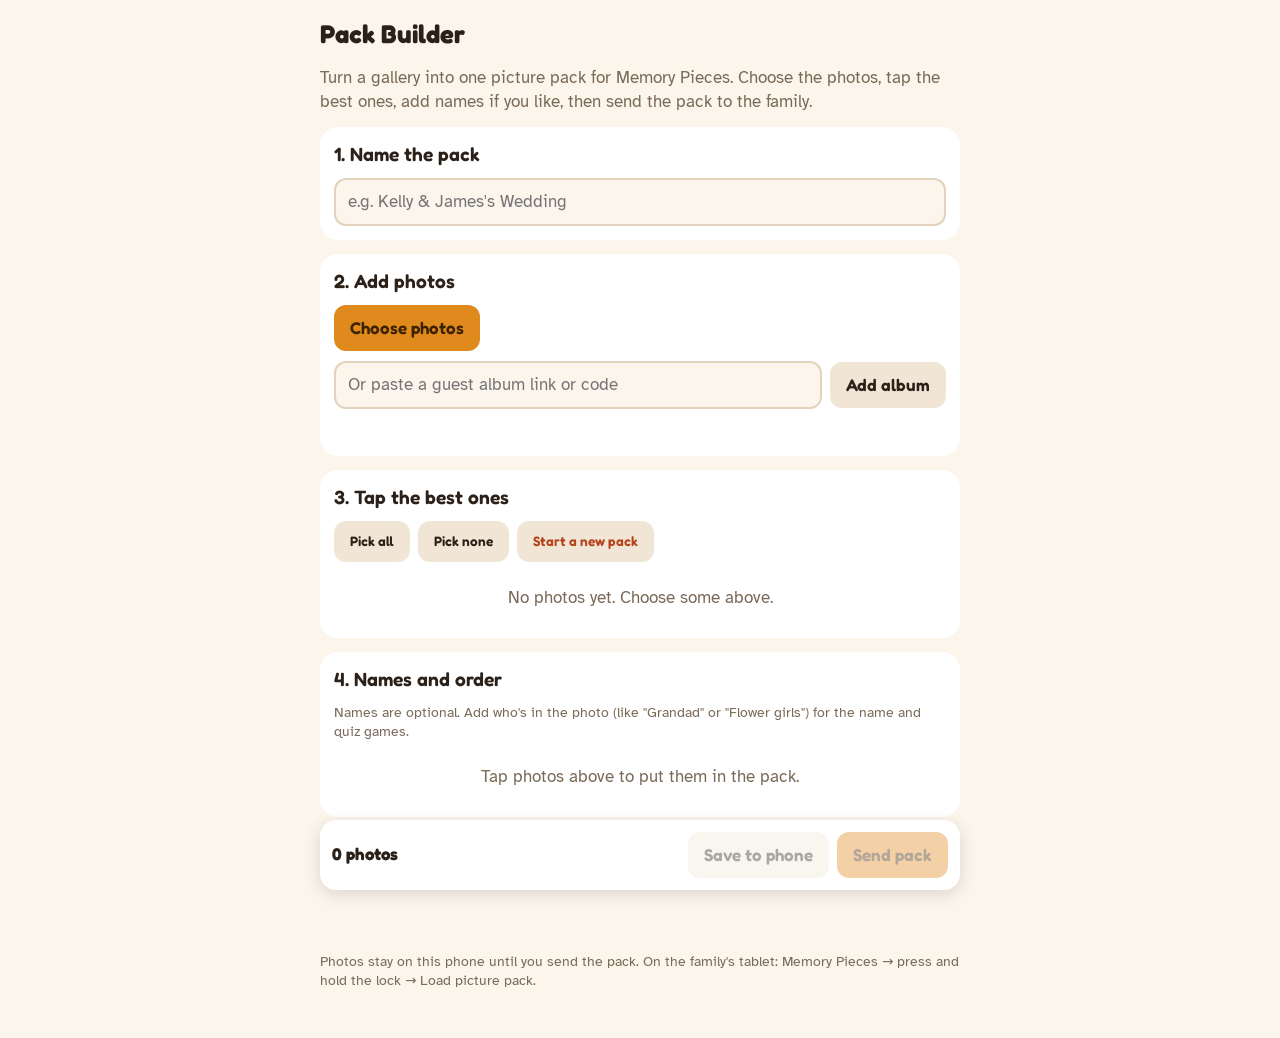
<file: pack-builder/index.html>
<!DOCTYPE html>
<html lang="en">
<head>
<meta charset="utf-8">
<meta name="viewport" content="width=device-width,initial-scale=1">
<meta name="robots" content="noindex">
<title>Pack Builder</title>
<link rel="stylesheet" href="https://fonts.googleapis.com/css2?family=Fredoka:wght@500;600;700&family=Atkinson+Hyperlegible:wght@400;700&display=swap">
<style>
/* Layout: one column. Event name → add photos → tap to pick → name & order the picks → send. Warm amber to match Memory Pieces. */
:root{--bg:#FBF5EC;--card:#fff;--ink:#2B2118;--muted:#7A6A58;--soft:#F1E6D6;--line:#E3D3BC;--accent:#E08A1E;--accent-ink:#3D2200;--good:#2E8B57;--focus:#2F6FD6;color-scheme:light}
@media (prefers-color-scheme:dark){:root{--bg:#1B1611;--card:#271F17;--ink:#F6EDE1;--muted:#BFAE98;--soft:#33291F;--line:#4A3C2C;--accent:#F2A541;--accent-ink:#2A1700;--good:#5CC98A;--focus:#7FB0FF;color-scheme:dark}}
*{box-sizing:border-box}
[hidden]{display:none!important}
body{margin:0;background:var(--bg);color:var(--ink);font:17px/1.4 "Atkinson Hyperlegible",system-ui,sans-serif;padding:16px 16px 48px}
.wrap{max-width:640px;margin:0 auto;display:flex;flex-direction:column;gap:14px}
h1{font-family:Fredoka,system-ui,sans-serif;font-size:1.6rem;margin:0}
h2{font-family:Fredoka,sans-serif;font-weight:600;font-size:1.2rem;margin:0;display:flex;justify-content:space-between;align-items:baseline;gap:8px}
h2 small{font-family:inherit;font-weight:400;font-size:.9rem;color:var(--muted);font-variant-numeric:tabular-nums}
p{margin:0}
.muted{color:var(--muted)}
.panel{background:var(--card);border-radius:18px;padding:14px;display:flex;flex-direction:column;gap:10px}
.row{display:flex;gap:8px;flex-wrap:wrap;align-items:center}
input[type=text]{font:inherit;color:inherit;background:var(--bg);border:2px solid var(--line);border-radius:12px;padding:10px 12px;flex:1;min-width:0}
button,.btn{font:inherit;border:0;cursor:pointer;font-family:Fredoka,sans-serif;font-weight:600;border-radius:12px;padding:11px 16px;background:var(--soft);color:var(--ink);display:inline-block}
.primary{background:var(--accent);color:var(--accent-ink)}
.danger{color:#B4441C}
button:disabled{opacity:.4;cursor:default}
button:focus-visible,.btn:focus-within,input:focus-visible{outline:3px solid var(--focus);outline-offset:2px}
.note{min-height:1.4em;font-weight:700;color:var(--good)}
.note.bad{color:#B4441C}
.grid{display:grid;grid-template-columns:repeat(auto-fill,minmax(96px,1fr));gap:6px}
.ph{position:relative;aspect-ratio:1;border-radius:10px;overflow:hidden;padding:0;background:var(--soft);border:3px solid transparent}
.ph img{width:100%;height:100%;object-fit:cover;display:block}
.ph[aria-pressed=true]{border-color:var(--accent)}
.ph .n{position:absolute;top:4px;right:4px;min-width:26px;height:26px;border-radius:13px;background:var(--accent);color:var(--accent-ink);font-family:Fredoka,sans-serif;font-size:.9rem;display:grid;place-items:center;padding:0 6px}
.ph[aria-pressed=false] .n{display:none}
.ph[aria-pressed=false] img{opacity:.75}
.picks{display:flex;flex-direction:column;gap:6px}
.pick{display:flex;gap:8px;align-items:center;background:var(--bg);border-radius:12px;padding:6px}
.pick img{width:60px;height:60px;border-radius:8px;object-fit:cover;flex:none}
.pick input{padding:8px 10px}
.pick .mv{display:flex;flex-direction:column;gap:2px}
.pick .mv button{padding:2px 10px;border-radius:8px;font-size:.9rem}
.pick .x{padding:8px 11px}
.empty{color:var(--muted);text-align:center;padding:14px 4px}
.bar{position:sticky;bottom:10px;background:var(--card);border-radius:16px;padding:12px;box-shadow:0 4px 18px #0002;display:flex;gap:8px;flex-wrap:wrap;align-items:center;justify-content:space-between}
.bar b{font-family:Fredoka,sans-serif;font-variant-numeric:tabular-nums}
.small{font-size:.85rem}
</style>
</head>
<body>
<div class="wrap">
  <h1>Pack Builder</h1>
  <p class="muted">Turn a gallery into one picture pack for Memory Pieces. Choose the photos, tap the best ones, add names if you like, then send the pack to the family.</p>

  <section class="panel">
    <h2>1. Name the pack</h2>
    <input type="text" id="packName" placeholder="e.g. Kelly &amp; James's Wedding" maxlength="60" autocomplete="off">
  </section>

  <section class="panel">
    <h2>2. Add photos</h2>
    <div class="row">
      <label class="btn primary"><input type="file" id="files" accept="image/*" multiple hidden>Choose photos</label>
    </div>
    <div class="row">
      <input type="text" id="albumIn" placeholder="Or paste a guest album link or code" autocomplete="off" autocapitalize="off" spellcheck="false">
      <button id="albumAdd">Add album</button>
    </div>
    <p class="note" id="addNote" aria-live="polite"></p>
  </section>

  <section class="panel">
    <h2>3. Tap the best ones <small id="pool"></small></h2>
    <div class="row small">
      <button id="selAll">Pick all</button>
      <button id="selNone">Pick none</button>
      <button id="clearAll" class="danger">Start a new pack</button>
    </div>
    <div class="grid" id="grid"></div>
  </section>

  <section class="panel">
    <h2>4. Names and order <small id="pickCount"></small></h2>
    <p class="muted small">Names are optional. Add who's in the photo (like "Grandad" or "Flower girls") for the name and quiz games.</p>
    <div class="picks" id="picks"></div>
  </section>

  <div class="bar">
    <span><b id="barCount">0 photos</b> <span class="muted small" id="barSize"></span></span>
    <span class="row">
      <button id="saveBtn">Save to phone</button>
      <button id="sendBtn" class="primary">Send pack</button>
    </span>
  </div>
  <p class="note" id="note" aria-live="polite"></p>
  <p class="muted small">Photos stay on this phone until you send the pack. On the family's tablet: Memory Pieces → press and hold the lock → Load picture pack.</p>
</div>
<script>
const API = "https://uqwlmegbelyqtbegxqlz.supabase.co/functions/v1/puzzle";
const $ = id => document.getElementById(id);
const store = { get(k, d){ try { const v = localStorage.getItem("pb_" + k); return v == null ? d : JSON.parse(v); } catch { return d; } },
                set(k, v){ try { localStorage.setItem("pb_" + k, JSON.stringify(v)); } catch {} } };

// ---------- photo storage (IndexedDB: big photos fit easily) ----------
const DB = (() => { let p;
  const open = () => p ??= new Promise((res, rej) => { const r = indexedDB.open("packbuilder", 1); r.onupgradeneeded = () => r.result.createObjectStore("photos", { keyPath: "id" }); r.onsuccess = () => res(r.result); r.onerror = () => rej(r.error); });
  const tx = async (mode, fn) => { const db = await open(); return new Promise((res, rej) => { const t = db.transaction("photos", mode), q = fn(t.objectStore("photos")); t.oncomplete = () => res(q && q.result); t.onerror = () => rej(t.error); }); };
  return { all: () => tx("readonly", s => s.getAll()), put: o => tx("readwrite", s => s.put(o)), clear: () => tx("readwrite", s => s.clear()) };
})();
function scaled(src, max, q){ const k = Math.min(1, max / Math.max(src.width, src.height)), c = document.createElement("canvas");
  c.width = Math.round(src.width * k); c.height = Math.round(src.height * k); c.getContext("2d").drawImage(src, 0, 0, c.width, c.height);
  return new Promise(r => c.toBlob(r, "image/jpeg", q)); }

// state: photos = everything added; picks = ordered ids going in the pack; names = id → name
let photos = [], urls = {};
let picks = store.get("picks", []), names = store.get("names", {});
const save = () => { store.set("picks", picks); store.set("names", names); };

async function load(){
  Object.values(urls).forEach(u => URL.revokeObjectURL(u)); urls = {};
  photos = (await DB.all().catch(() => [])).sort((a, b) => a.added - b.added);
  photos.forEach(p => urls[p.id] = URL.createObjectURL(p.thumb || p.blob));
  const ids = new Set(photos.map(p => p.id)); picks = picks.filter(id => ids.has(id)); save();
  draw();
}

function note(el, t, bad){ $(el).textContent = t; $(el).className = "note" + (bad ? " bad" : ""); }

// ---------- adding ----------
async function addBlob(blob, id, n){
  const bmp = await createImageBitmap(blob, { imageOrientation: "from-image" });
  const big = await scaled(bmp, 1400, .82), thumb = await scaled(bmp, 300, .78); bmp.close();
  await DB.put({ id, blob: big, thumb, added: Date.now() + n });
}
$("files").addEventListener("change", async e => {
  const list = [...e.target.files]; e.target.value = ""; if (!list.length) return;
  try { await navigator.storage?.persist?.(); } catch {}
  let n = 0;
  for (const f of list) {
    note("addNote", `Adding… ${n + 1} of ${list.length}`);
    try { await addBlob(f, "p_" + Date.now().toString(36) + Math.random().toString(36).slice(2, 7), n); n++; } catch {}
  }
  await load();
  note("addNote", n === list.length ? `${n} photo${n === 1 ? "" : "s"} added. Tap the ones you want in the pack.` : `${n} of ${list.length} added (some couldn't be opened).`, n < list.length);
});

const parseCode = s => { s = String(s || "").trim(); const m = s.match(/album=([\w-]{6,40})/); return m ? m[1] : /^[\w-]{6,40}$/.test(s) ? s : null; };
$("albumAdd").onclick = async () => {
  const code = parseCode($("albumIn").value);
  if (!code) return note("addNote", "That doesn't look like an album link.", true);
  note("addNote", "Opening the album…");
  try {
    const r = await fetch(API, { method: "POST", headers: { "Content-Type": "application/json" }, body: JSON.stringify({ action: "album", code }) });
    const d = await r.json().catch(() => ({}));
    if (!r.ok || !Array.isArray(d.items)) throw 0;
    if (!$("packName").value.trim() && d.name) { $("packName").value = d.name; store.set("name", d.name); }
    const have = new Set(photos.map(p => p.id)); let n = 0, k = 0;
    for (const it of d.items) {
      k++; const id = "a_" + code + "_" + it.key; if (have.has(id)) continue;
      note("addNote", `Downloading ${k} of ${d.items.length}…`);
      try { const b = await fetch(it.url).then(x => { if (!x.ok) throw 0; return x.blob(); }); await addBlob(b, id, k); n++; } catch {}
    }
    $("albumIn").value = ""; await load();
    note("addNote", n ? `${n} photo${n === 1 ? "" : "s"} added from ${d.name || "the album"}.` : "No new photos in that album.");
  } catch { note("addNote", "Couldn't open the album. Check the link and the internet.", true); }
};

// ---------- picking ----------
function toggle(id){ const i = picks.indexOf(id); if (i >= 0) picks.splice(i, 1); else picks.push(id); save(); draw(); }
$("grid").addEventListener("click", e => { const b = e.target.closest(".ph"); if (b) toggle(b.dataset.id); });
$("selAll").onclick = () => { photos.forEach(p => { if (!picks.includes(p.id)) picks.push(p.id); }); save(); draw(); };
$("selNone").onclick = () => { picks = []; save(); draw(); };
$("clearAll").onclick = async () => {
  if ($("clearAll").dataset.sure !== "1") { $("clearAll").dataset.sure = "1"; $("clearAll").textContent = "Tap again to clear everything";
    setTimeout(() => { $("clearAll").dataset.sure = ""; $("clearAll").textContent = "Start a new pack"; }, 4000); return; }
  $("clearAll").dataset.sure = ""; $("clearAll").textContent = "Start a new pack";
  await DB.clear(); picks = []; names = {}; save(); $("packName").value = ""; store.set("name", ""); await load(); note("addNote", "Cleared. Ready for a new pack.");
};

function draw(){
  const g = $("grid"); g.innerHTML = "";
  if (!photos.length) g.innerHTML = '<p class="empty" style="grid-column:1/-1">No photos yet. Choose some above.</p>';
  photos.forEach(p => {
    const b = document.createElement("button"); const i = picks.indexOf(p.id);
    b.className = "ph"; b.dataset.id = p.id; b.setAttribute("aria-pressed", i >= 0);
    b.setAttribute("aria-label", i >= 0 ? "Picked, number " + (i + 1) : "Not picked");
    b.innerHTML = '<img alt=""><span class="n"></span>'; b.firstChild.src = urls[p.id]; b.lastChild.textContent = i + 1;
    g.append(b);
  });
  $("pool").textContent = photos.length ? photos.length + " added" : "";
  const pl = $("picks"); pl.innerHTML = "";
  if (!picks.length) pl.innerHTML = '<p class="empty">Tap photos above to put them in the pack.</p>';
  picks.forEach((id, i) => {
    const r = document.createElement("div"); r.className = "pick";
    r.innerHTML = '<img alt=""><input type="text" maxlength="24" placeholder="Name (optional)"><span class="mv"><button aria-label="Move up">▲</button><button aria-label="Move down">▼</button></span><button class="x" aria-label="Take out of pack">✕</button>';
    r.querySelector("img").src = urls[id];
    const inp = r.querySelector("input"); inp.value = names[id] || ""; inp.oninput = () => { names[id] = inp.value; save(); };
    const [up, dn] = r.querySelectorAll(".mv button");
    up.disabled = i === 0; dn.disabled = i === picks.length - 1;
    up.onclick = () => { [picks[i - 1], picks[i]] = [picks[i], picks[i - 1]]; save(); draw(); };
    dn.onclick = () => { [picks[i + 1], picks[i]] = [picks[i], picks[i + 1]]; save(); draw(); };
    r.querySelector(".x").onclick = () => toggle(id);
    pl.append(r);
  });
  const n = picks.length;
  $("pickCount").textContent = n ? n + " in the pack" : "";
  $("barCount").textContent = n + " photo" + (n === 1 ? "" : "s");
  const mb = photos.filter(p => picks.includes(p.id)).reduce((s, p) => s + p.blob.size, 0) * 1.37 / 1048576;
  $("barSize").textContent = n ? "about " + (mb < 1 ? "<1" : Math.round(mb)) + " MB" : "";
  $("sendBtn").disabled = $("saveBtn").disabled = !n;
}

// ---------- the pack file ----------
const toData = b => new Promise((res, rej) => { const r = new FileReader(); r.onload = () => res(r.result); r.onerror = rej; r.readAsDataURL(b); });
const slug = s => String(s || "").toLowerCase().replace(/[^a-z0-9]+/g, "-").replace(/^-|-$/g, "").slice(0, 40);
async function makePack(){
  const name = $("packName").value.trim() || "Photo pack";
  const byId = Object.fromEntries(photos.map(p => [p.id, p]));
  const list = [];
  for (const id of picks) { const p = byId[id]; if (!p) continue;
    list.push({ id: id.replace(/[^\w-]/g, "").slice(-24), name: (names[id] || "").trim(), data: await toData(p.blob) }); }
  const json = JSON.stringify({ type: "photo-pack", version: 1, name, code: slug(name) || "pack", made: new Date().toISOString(), photos: list });
  return { n: list.length, file: new File([json], (slug(name) || "photo-pack") + ".json", { type: "application/json" }) };
}
function saveFile(file, n){
  const a = document.createElement("a"); a.href = URL.createObjectURL(file); a.download = file.name;
  document.body.append(a); a.click(); a.remove(); setTimeout(() => URL.revokeObjectURL(a.href), 5000);
  note("note", `Saved ${file.name} with ${n} photos to your Downloads.`);
}
$("sendBtn").onclick = async () => {
  note("note", "Making the pack…"); const { n, file } = await makePack();
  if (navigator.canShare && navigator.canShare({ files: [file] })) {
    try { await navigator.share({ files: [file], title: $("packName").value.trim() || "Photo pack" }); note("note", `Pack sent with ${n} photos.`); }
    catch (err) { if (err && err.name !== "AbortError") saveFile(file, n); else note("note", ""); }
  } else saveFile(file, n);
};
$("saveBtn").onclick = async () => { note("note", "Making the pack…"); const { n, file } = await makePack(); saveFile(file, n); };

// ---------- photos handed over from the Picture Portal organiser ("Make a pack") ----------
// The organiser leaves { name, items:[{key,url}] } in this phone's storage (same site), then opens this page.
async function importFromPortal(){
  const job = store.get("import", null); if (!job || !Array.isArray(job.items)) return;
  try { localStorage.removeItem("pb_import"); } catch {}
  if (location.hash === "#import") history.replaceState(null, "", location.pathname);
  if (job.name && !$("packName").value.trim()) { $("packName").value = job.name; store.set("name", job.name); }
  try { await navigator.storage?.persist?.(); } catch {}
  const have = new Set(photos.map(p => p.id)); let n = 0, k = 0, failed = 0;
  for (const it of job.items) {
    k++; const id = "pp_" + String(it.key).replace(/[^\w-]/g, "_");
    if (have.has(id)) { if (!picks.includes(id)) picks.push(id); continue; }
    note("addNote", `Bringing in photos from Picture Portal… ${k} of ${job.items.length}`);
    try { const b = await fetch(it.url).then(x => { if (!x.ok) throw 0; return x.blob(); }); await addBlob(b, id, k); picks.push(id); n++; }
    catch { failed++; }
  }
  save(); await load();
  note("addNote", `${n} photo${n === 1 ? "" : "s"} brought in from Picture Portal and picked.` + (failed ? ` ${failed} couldn't be fetched. Try Make a pack again for those.` : " Add names and send."), !!failed);
}

$("packName").value = store.get("name", "");
$("packName").oninput = () => store.set("name", $("packName").value);
load().then(importFromPortal).catch(() => note("addNote", "This browser won't let the page keep photos. Try Chrome.", true));
</script>
</body>
</html>
</file>
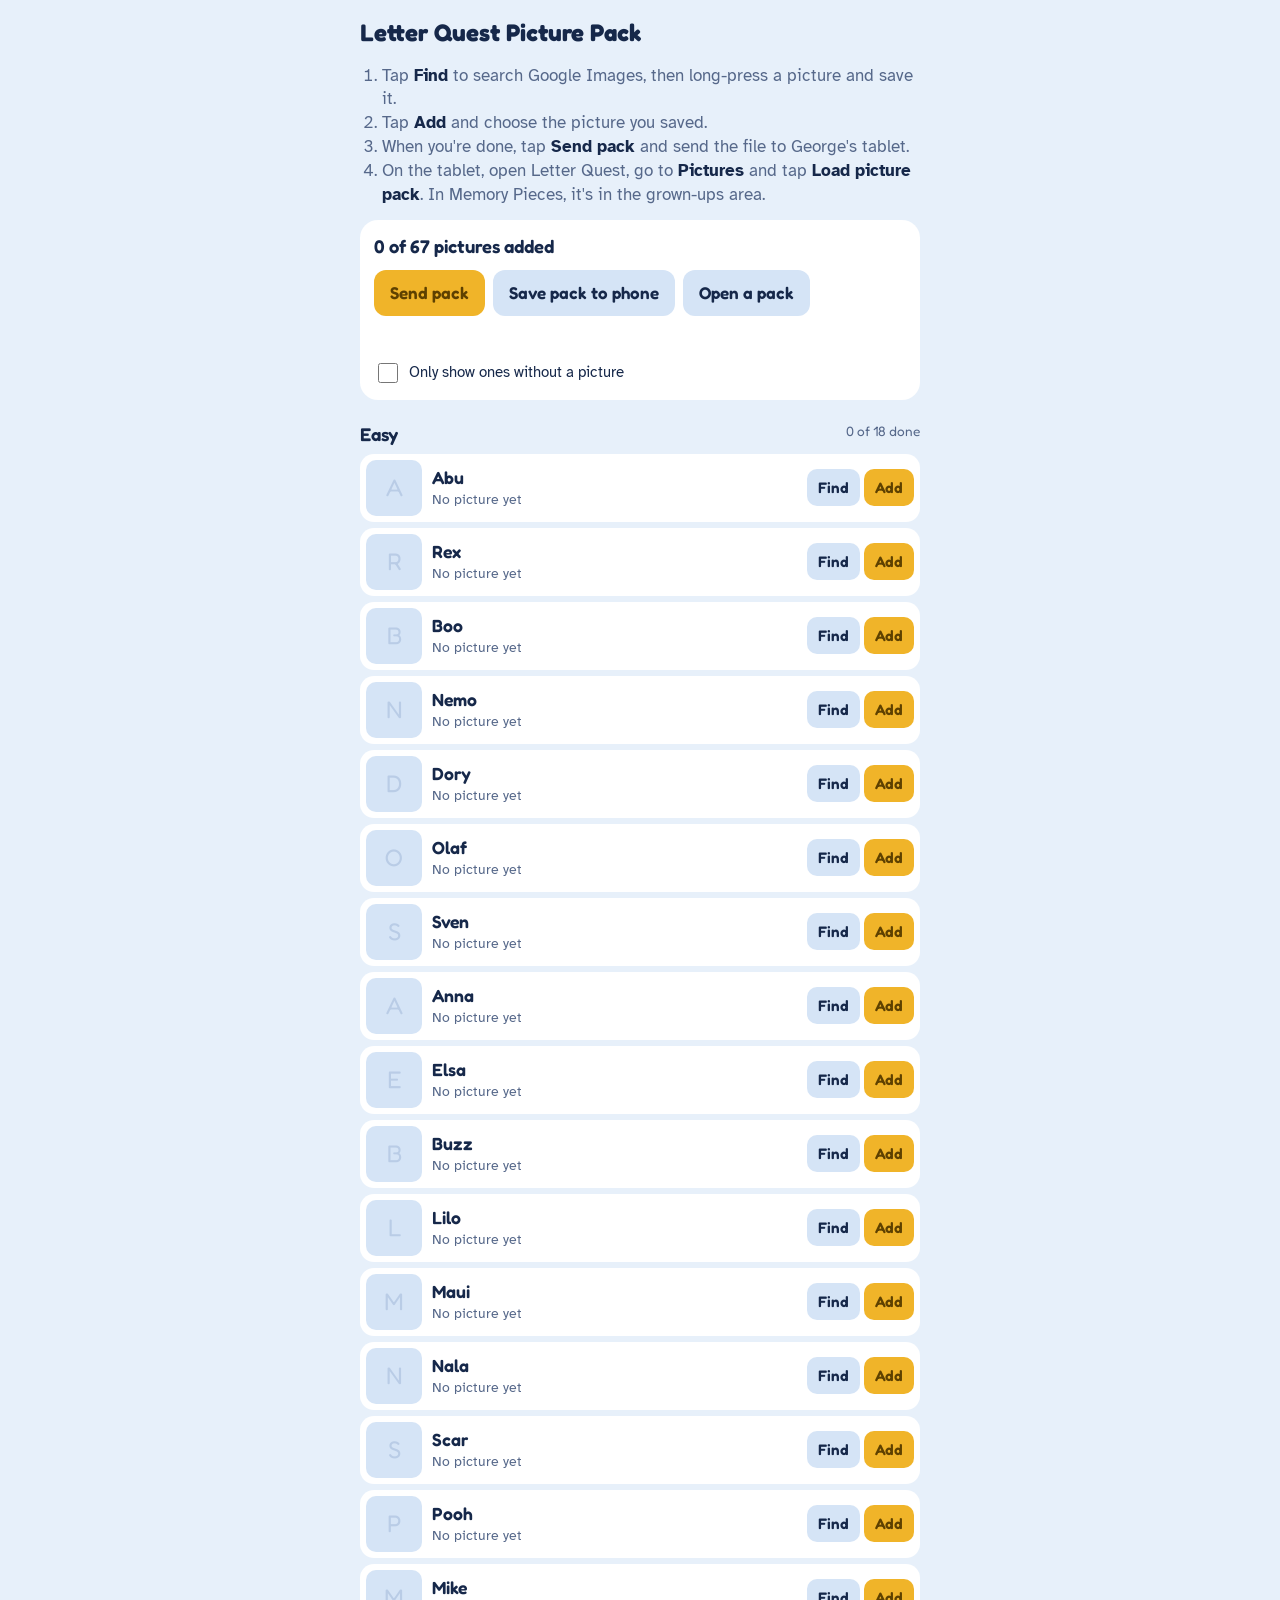
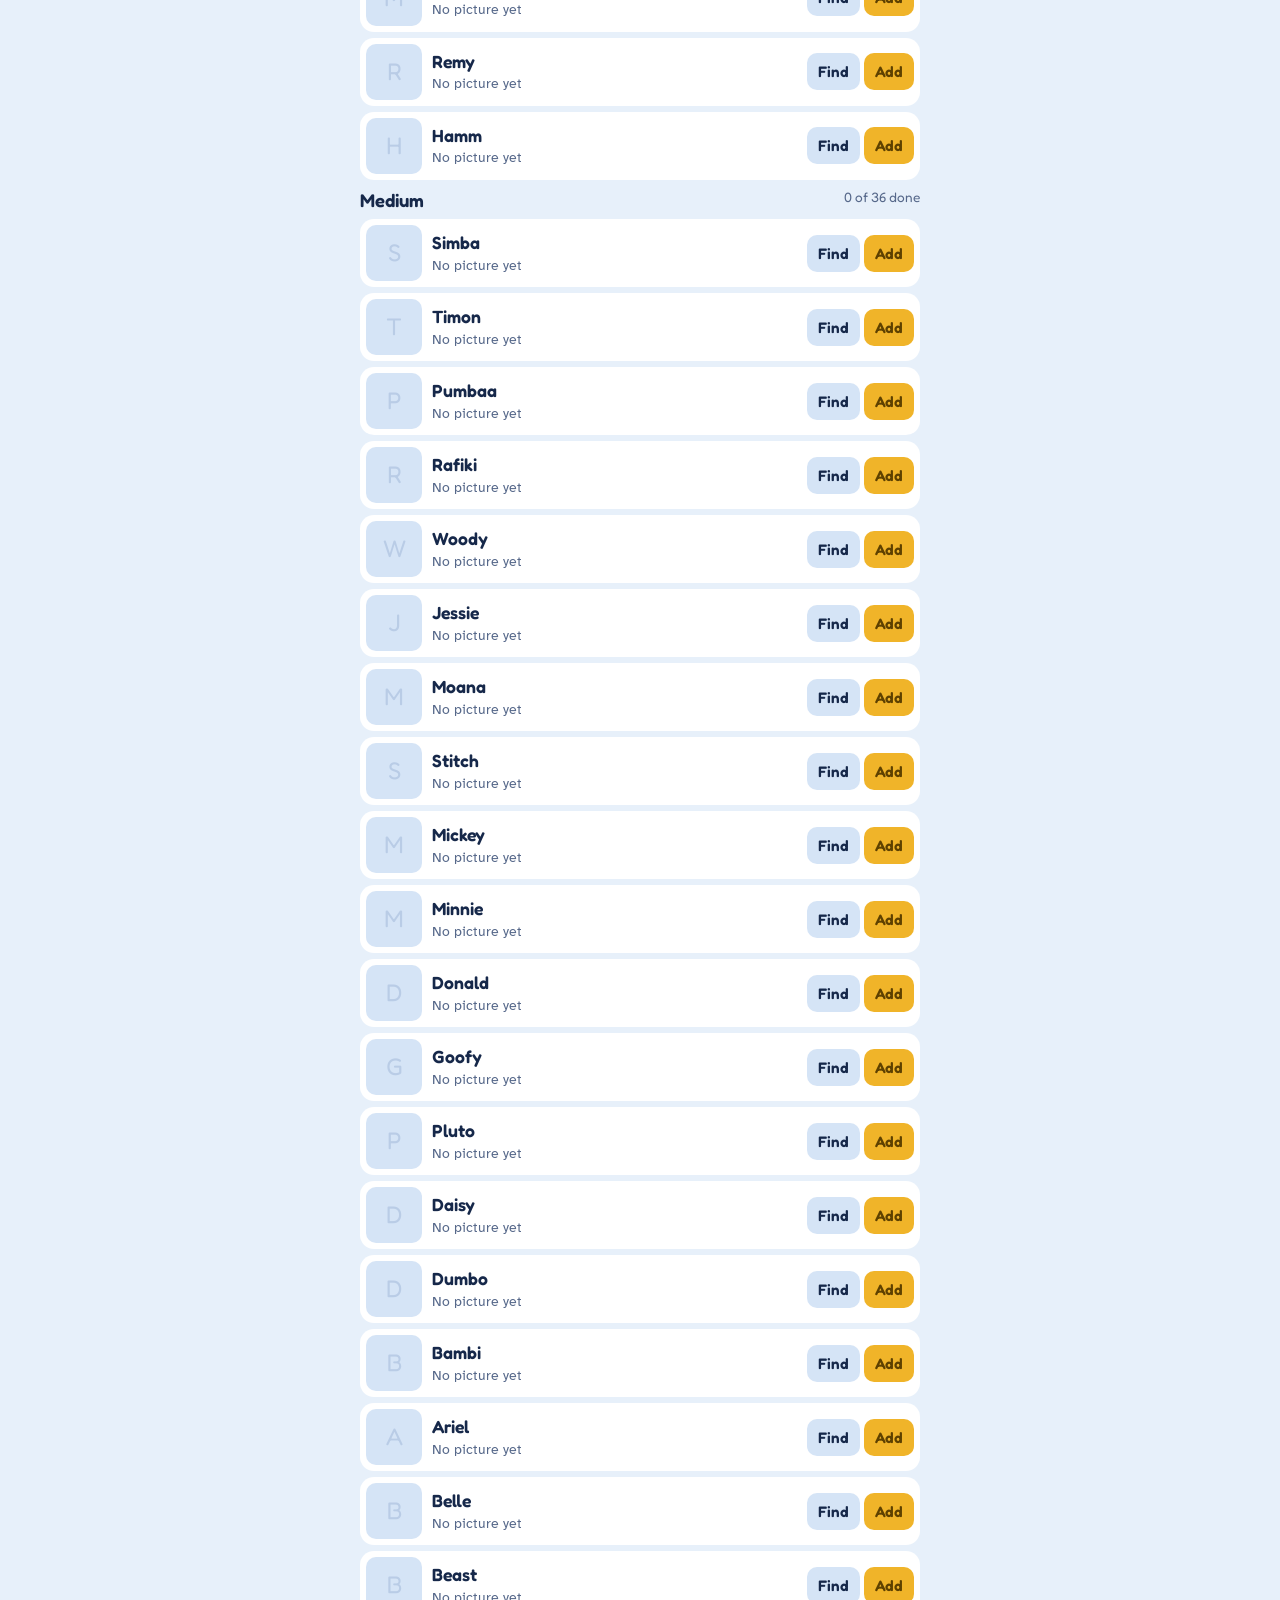
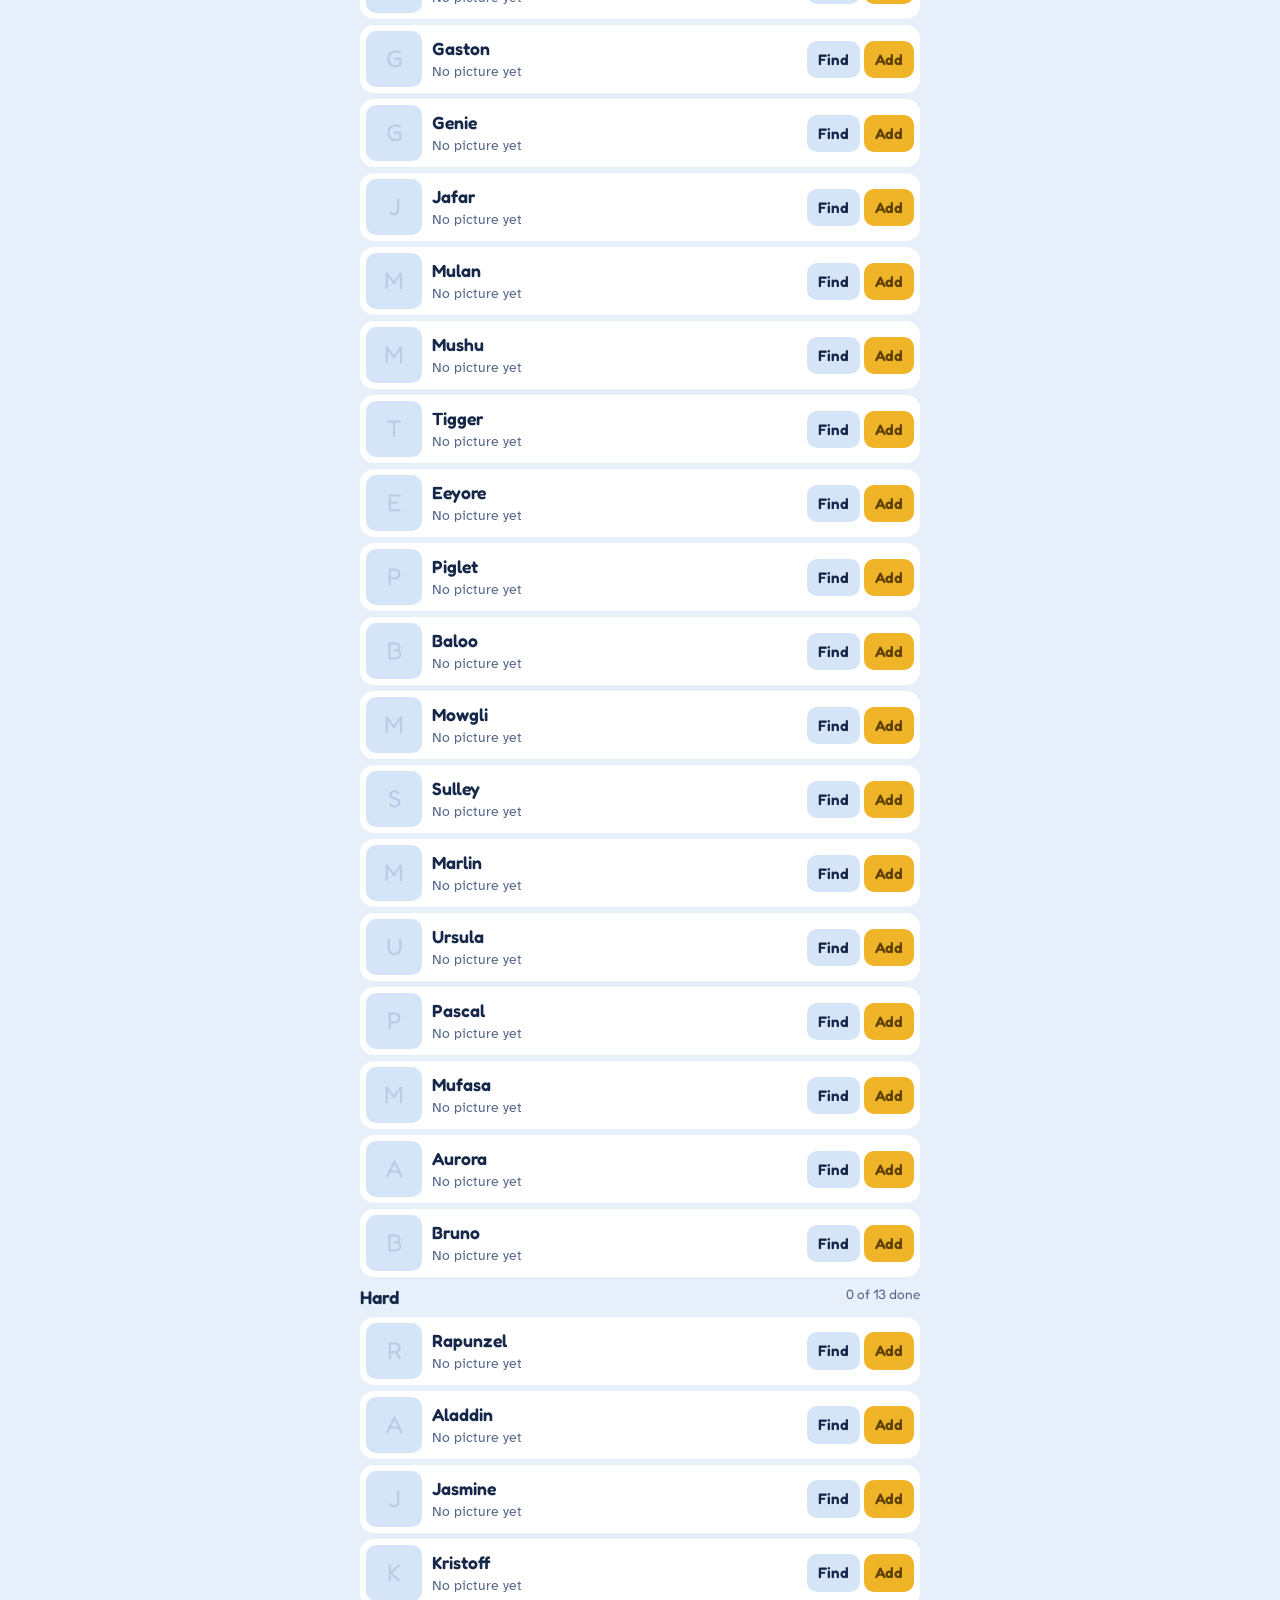
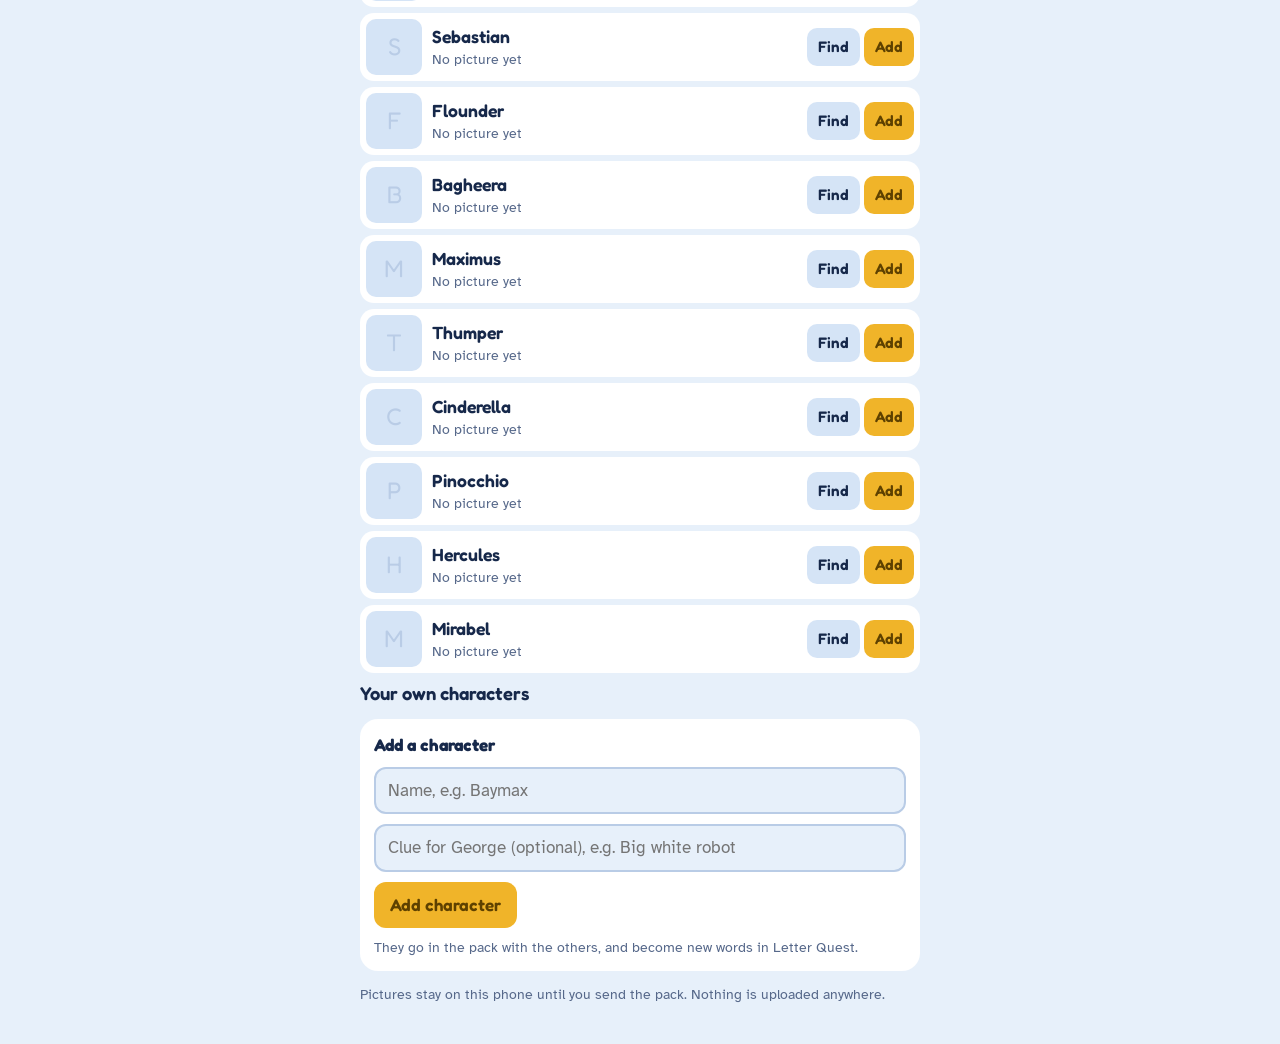
<file: picture-pack/index.html>
<!DOCTYPE html>
<html lang="en">
<head>
<meta charset="utf-8">
<meta name="viewport" content="width=device-width,initial-scale=1">
<meta name="robots" content="noindex">
<title>Letter Quest Picture Pack</title>
<link rel="stylesheet" href="https://fonts.googleapis.com/css2?family=Fredoka:wght@500;600;700&family=Atkinson+Hyperlegible:wght@400;700&display=swap">
<style>
:root{--bg:#E7F0FA;--card:#fff;--ink:#16284A;--muted:#56688A;--soft:#D5E4F6;--blank:#B9CCE6;--gold:#F0B429;--gold-ink:#5E4100;--good:#23895B;--focus:#2F6FD6;color-scheme:light}
@media (prefers-color-scheme:dark){:root{--bg:#0E1829;--card:#17253D;--ink:#EAF1FB;--muted:#A2B3CF;--soft:#213555;--blank:#35507A;--gold:#F5C24A;--gold-ink:#3A2800;--good:#4CC38A;--focus:#7FB0FF;color-scheme:dark}}
*{box-sizing:border-box}
[hidden]{display:none!important}
body{margin:0;background:var(--bg);color:var(--ink);font:17px/1.4 "Atkinson Hyperlegible",system-ui,sans-serif;padding:16px 16px 40px}
.wrap{max-width:560px;margin:0 auto;display:flex;flex-direction:column;gap:14px}
h1{font-family:Fredoka,system-ui,sans-serif;font-size:1.5rem;margin:0}
p{margin:0}
.muted{color:var(--muted)}
.steps{margin:0;padding-left:1.3em;color:var(--muted)}
.steps b{color:var(--ink)}
.panel{background:var(--card);border-radius:18px;padding:14px;display:flex;flex-direction:column;gap:10px}
.count{font-family:Fredoka,sans-serif;font-weight:600;font-size:1.15rem;font-variant-numeric:tabular-nums}
.btns{display:flex;gap:8px;flex-wrap:wrap}
button,.go{font:inherit;border:0;cursor:pointer;font-family:Fredoka,sans-serif;font-weight:600;border-radius:12px;padding:11px 16px;background:var(--soft);color:var(--ink);text-decoration:none;display:inline-block}
.primary{background:var(--gold);color:var(--gold-ink)}
.note{min-height:1.4em;color:var(--good);font-weight:700}
.note.bad{color:#C2410C}
.toggle{display:inline-flex;gap:8px;align-items:center;font-size:.95rem}
.toggle input{width:20px;height:20px;accent-color:var(--focus)}
h2{font-family:Fredoka,sans-serif;font-weight:600;font-size:1.15rem;margin:8px 0 6px;display:flex;justify-content:space-between}
h2 span{font-family:inherit;font-weight:400;font-size:.85rem;color:var(--muted)}
.list{display:flex;flex-direction:column;gap:6px}
.row{display:flex;align-items:center;gap:10px;background:var(--card);border-radius:14px;padding:6px}
.thumb{width:56px;height:56px;flex:none;border-radius:10px;overflow:hidden;background:var(--soft);display:grid;place-items:center;font-family:Fredoka,sans-serif;font-size:1.5rem;color:var(--blank)}
.thumb img{width:100%;height:100%;object-fit:cover;display:block}
.who{flex:1;min-width:0;display:flex;flex-direction:column}
.who b{font-family:Fredoka,sans-serif;font-weight:600;font-size:1.1rem}
.who small{color:var(--muted);font-size:.85rem}
.who small.yes{color:var(--good);font-weight:700}
.rowbtns{display:flex;gap:4px;flex:none;flex-wrap:wrap;justify-content:flex-end}
.rowbtns button,.rowbtns .go{padding:8px 11px;border-radius:10px;font-size:.95rem}
.hide-done .row.done{display:none}
.addform{margin-top:6px}
.addform input{font:inherit;color:inherit;background:var(--bg);border:2px solid var(--blank);border-radius:12px;padding:10px 12px;width:100%}
a:focus-visible,button:focus-visible,input:focus-visible{outline:3px solid var(--focus);outline-offset:2px}
</style>
</head>
<body>
<div class="wrap">
  <h1>Letter Quest Picture Pack</h1>
  <ol class="steps">
    <li>Tap <b>Find</b> to search Google Images, then long-press a picture and save it.</li>
    <li>Tap <b>Add</b> and choose the picture you saved.</li>
    <li>When you're done, tap <b>Send pack</b> and send the file to George's tablet.</li>
    <li>On the tablet, open Letter Quest, go to <b>Pictures</b> and tap <b>Load picture pack</b>. In Memory Pieces, it's in the grown-ups area.</li>
  </ol>

  <div class="panel">
    <span class="count" id="count"></span>
    <div class="btns">
      <button class="primary" id="sendBtn">Send pack</button>
      <button id="saveBtn">Save pack to phone</button>
      <button id="openBtn">Open a pack</button>
    </div>
    <p class="note" id="note" aria-live="polite"></p>
    <label class="toggle"><input type="checkbox" id="hide"> Only show ones without a picture</label>
  </div>

  <div id="groups"></div>
  <p class="muted" style="font-size:.85rem">Pictures stay on this phone until you send the pack. Nothing is uploaded anywhere.</p>
</div>
<input type="file" id="picIn" accept="image/*" hidden>
<input type="file" id="packIn" hidden>
<script>
// WORD must match the game exactly. Search adds the film so Google finds the right character.
const THEME = "disney";
const LEVELS = [
  ["Easy", [["ABU","Aladdin"],["REX","Toy Story"],["BOO","Monsters Inc"],["NEMO","Finding Nemo"],["DORY","Finding Nemo"],["OLAF","Frozen"],["SVEN","Frozen reindeer"],["ANNA","Frozen"],["ELSA","Frozen"],["BUZZ","Buzz Lightyear Toy Story"],["LILO","Lilo and Stitch"],["MAUI","Moana"],["NALA","The Lion King"],["SCAR","The Lion King"],["POOH","Winnie the Pooh"],["MIKE","Mike Wazowski Monsters Inc"],["REMY","Ratatouille"],["HAMM","Toy Story piggy bank"]]],
  ["Medium", [["SIMBA","The Lion King"],["TIMON","The Lion King"],["PUMBAA","The Lion King"],["RAFIKI","The Lion King"],["WOODY","Toy Story"],["JESSIE","Toy Story"],["MOANA",""],["STITCH","Lilo and Stitch"],["MICKEY","Mickey Mouse"],["MINNIE","Minnie Mouse"],["DONALD","Donald Duck"],["GOOFY",""],["PLUTO","dog"],["DAISY","Daisy Duck"],["DUMBO",""],["BAMBI",""],["ARIEL","The Little Mermaid"],["BELLE","Beauty and the Beast"],["BEAST","Beauty and the Beast"],["GASTON","Beauty and the Beast"],["GENIE","Aladdin"],["JAFAR","Aladdin"],["MULAN",""],["MUSHU","Mulan dragon"],["TIGGER","Winnie the Pooh"],["EEYORE","Winnie the Pooh"],["PIGLET","Winnie the Pooh"],["BALOO","The Jungle Book"],["MOWGLI","The Jungle Book"],["SULLEY","Monsters Inc"],["MARLIN","Finding Nemo"],["URSULA","The Little Mermaid"],["PASCAL","Tangled chameleon"],["MUFASA","The Lion King"],["AURORA","Sleeping Beauty"],["BRUNO","Encanto"]]],
  ["Hard", [["RAPUNZEL","Tangled"],["ALADDIN",""],["JASMINE","Aladdin"],["KRISTOFF","Frozen"],["SEBASTIAN","The Little Mermaid crab"],["FLOUNDER","The Little Mermaid"],["BAGHEERA","The Jungle Book"],["MAXIMUS","Tangled horse"],["THUMPER","Bambi rabbit"],["CINDERELLA",""],["PINOCCHIO",""],["HERCULES",""],["MIRABEL","Encanto"]]]
];

const cap = w => w.toLowerCase().replace(/(^|[\s-])([a-z])/g, (m, a, b) => a + b.toUpperCase());
const BUILT_IN = LEVELS.flatMap(l => l[1].map(i => i[0]));
// Characters Tom adds himself: [{ w: "BAYMAX", clue: "..." }]. They go in the pack and become new Letter Quest words.
const lsGet = (k, d) => { try { const v = localStorage.getItem(k); return v == null ? d : JSON.parse(v); } catch { return d; } };
const lsSet = (k, v) => { try { localStorage.setItem(k, JSON.stringify(v)); } catch {} };
let EXTRA = lsGet("lqpp-extra", []).filter(x => x && x.w);
const saveExtra = () => lsSet("lqpp-extra", EXTRA);
const allWords = () => BUILT_IN.concat(EXTRA.map(x => x.w));
// Letters, spaces and hyphens only, as the game shows them (e.g. "Little John" becomes "LITTLE JOHN").
const toWord = s => String(s || "").toUpperCase().replace(/[^A-Z \-]/g, "").replace(/\s+/g, " ").replace(/-+/g, "-").trim().replace(/^[ -]+|[ -]+$/g, "");
const $ = id => document.getElementById(id);

// ---------- storage (IndexedDB, so all 67 fit easily) ----------
let db;
function openDB(){ return new Promise((res, rej) => {
  const r = indexedDB.open("lq-picture-pack", 1);
  r.onupgradeneeded = () => r.result.createObjectStore("pics");
  r.onsuccess = () => res(r.result); r.onerror = () => rej(r.error);
});}
const tx = (mode, fn) => new Promise((res, rej) => {
  const t = db.transaction("pics", mode), s = t.objectStore("pics"), out = fn(s);
  t.oncomplete = () => res(out && out.result); t.onerror = () => rej(t.error);
});
let pics = {};
async function loadAll(){
  pics = {};
  await new Promise((res, rej) => {
    const c = db.transaction("pics").objectStore("pics").openCursor();
    c.onsuccess = () => { const cur = c.result; if (cur) { pics[cur.key] = cur.value; cur.continue(); } else res(); };
    c.onerror = () => rej(c.error);
  });
}
const putPic = (w, d) => tx("readwrite", s => s.put(d, w)).then(() => { pics[w] = d; });
const delPic = w => tx("readwrite", s => s.delete(w)).then(() => { delete pics[w]; });

// ---------- shrink a picture: big enough to stay sharp as a jigsaw, small enough to send ----------
function shrink(file){ return new Promise((res, rej) => {
  const url = URL.createObjectURL(file), img = new Image();
  img.onload = () => {
    const k = Math.min(1, 1000 / Math.max(img.width, img.height)), c = document.createElement("canvas");
    c.width = Math.round(img.width * k); c.height = Math.round(img.height * k);
    c.getContext("2d").drawImage(img, 0, 0, c.width, c.height);
    URL.revokeObjectURL(url); res(c.toDataURL("image/jpeg", 0.82));
  };
  img.onerror = () => { URL.revokeObjectURL(url); rej(); };
  img.src = url;
});}

function note(t, bad){ $("note").textContent = t; $("note").className = "note" + (bad ? " bad" : ""); }

// ---------- list ----------
function draw(){
  const g = $("groups"); g.innerHTML = "";
  LEVELS.forEach(([lv, items]) => {
    const h = document.createElement("h2");
    h.innerHTML = lv + "<span></span>";
    h.lastChild.textContent = items.filter(i => pics[i[0]]).length + " of " + items.length + " done";
    const list = document.createElement("div"); list.className = "list";
    items.forEach(([w, film]) => list.append(row(w, film)));
    g.append(h, list);
  });
  drawExtra(g);
  const all = allWords(), n = all.filter(w => pics[w]).length;
  $("count").textContent = n + " of " + all.length + " pictures added";
}
function row(w, film, extra){
      const has = !!pics[w];
      const r = document.createElement("div"); r.className = "row" + (has ? " done" : "");
      const th = document.createElement("div"); th.className = "thumb";
      if (has) { const im = new Image(); im.src = pics[w]; im.alt = ""; th.append(im); } else th.textContent = w[0];
      const who = document.createElement("div"); who.className = "who";
      who.innerHTML = "<b></b>" + (has ? '<small class="yes">Picture added</small>' : "<small>No picture yet</small>");
      who.firstChild.textContent = cap(w);
      const bt = document.createElement("div"); bt.className = "rowbtns";
      const a = document.createElement("a"); a.className = "go"; a.textContent = "Find"; a.target = "_blank"; a.rel = "noopener";
      a.href = "https://www.google.com/search?tbm=isch&q=" + encodeURIComponent((cap(w) + " " + film + " Disney character").replace(/\s+/g, " "));
      if (extra) { const sm = who.querySelector("small"); if (sm && !has) sm.textContent = "Your character · no picture yet"; }
      const add = document.createElement("button"); add.className = has ? "" : "primary"; add.textContent = has ? "Change" : "Add";
      add.setAttribute("aria-label", (has ? "Change picture for " : "Add picture for ") + cap(w));
      add.onclick = () => { target = w; $("picIn").click(); };
      bt.append(a, add);
      if (has || extra) {
        const rm = document.createElement("button"); rm.textContent = "✕";
        rm.setAttribute("aria-label", (extra ? "Remove " : "Remove picture for ") + cap(w));
        rm.onclick = async () => {
          if (extra) { if (rm.dataset.sure !== "1") { rm.dataset.sure = "1"; rm.textContent = "Sure?"; setTimeout(() => { rm.dataset.sure = ""; rm.textContent = "✕"; }, 3000); return; }
            EXTRA = EXTRA.filter(x => x.w !== w); saveExtra(); }
          await delPic(w).catch(() => {}); draw();
        };
        bt.append(rm);
      }
      r.append(th, who, bt); return r;
}
function drawExtra(g){
  const h = document.createElement("h2");
  h.innerHTML = "Your own characters<span></span>";
  h.lastChild.textContent = EXTRA.length ? EXTRA.filter(x => pics[x.w]).length + " of " + EXTRA.length + " done" : "";
  const list = document.createElement("div"); list.className = "list";
  EXTRA.forEach(x => list.append(row(x.w, x.film || "", true)));
  const form = document.createElement("div"); form.className = "panel addform";
  form.innerHTML = `<b style="font-family:Fredoka,sans-serif">Add a character</b>
    <input id="newName" maxlength="20" placeholder="Name, e.g. Baymax" autocomplete="off" autocapitalize="words">
    <input id="newClue" maxlength="60" placeholder="Clue for George (optional), e.g. Big white robot" autocomplete="off">
    <div class="btns"><button class="primary" id="newAdd">Add character</button></div>
    <p class="muted" style="font-size:.85rem">They go in the pack with the others, and become new words in Letter Quest.</p>`;
  g.append(h, list, form);
  form.querySelector("#newAdd").onclick = () => {
    const w = toWord(form.querySelector("#newName").value), letters = (w.match(/[A-Z]/g) || []).length;
    if (letters < 2 || letters > 14) return note("Type a name with 2 to 14 letters.", true);
    if (allWords().includes(w)) return note(cap(w) + " is already on the list.", true);
    const clue = form.querySelector("#newClue").value.replace(/\s+/g, " ").trim().slice(0, 60);
    EXTRA.push({ w, clue }); saveExtra(); draw();
    note(cap(w) + " added. Now tap Find, save a picture, then tap Add.");
    target = w; // so a quick Add picture straight after goes to the new character
  };
}

let target = null;
$("picIn").onchange = async e => {
  const f = e.target.files && e.target.files[0]; e.target.value = "";
  if (!f || !target) return;
  try { await putPic(target, await shrink(f)); note(cap(target) + " added."); draw(); }
  catch { note("That file isn't a picture. Try saving it again from Google.", true); }
};

// ---------- the pack file ----------
function packFile(){
  const pictures = {};
  allWords().forEach(w => { if (pics[w]) pictures[w] = pics[w]; });
  const n = Object.keys(pictures).length;
  const extras = EXTRA.filter(x => pics[x.w]).map(x => ({ word: x.w, clue: x.clue || "" }));
  const json = JSON.stringify({ type: "letter-quest-pictures", version: 2, key: "george-disney", theme: THEME, made: new Date().toISOString(), extras, pictures });
  return { n, file: new File([json], "george-disney-pictures.json", { type: "application/json" }) };
}
$("sendBtn").onclick = async () => {
  const { n, file } = packFile();
  if (!n) return note("Add some pictures first.", true);
  if (navigator.canShare && navigator.canShare({ files: [file] })) {
    try { await navigator.share({ files: [file], title: "George's Disney pictures" }); note("Pack sent with " + n + " pictures."); }
    catch (err) { if (err && err.name !== "AbortError") saveFile(file, n); }
  } else saveFile(file, n);
};
$("saveBtn").onclick = () => {
  const { n, file } = packFile();
  if (!n) return note("Add some pictures first.", true);
  saveFile(file, n);
};
function saveFile(file, n){
  const a = document.createElement("a"); a.href = URL.createObjectURL(file); a.download = file.name;
  document.body.append(a); a.click(); a.remove();
  setTimeout(() => URL.revokeObjectURL(a.href), 4000);
  note("Saved george-disney-pictures.json with " + n + " pictures to your Downloads.");
}
$("openBtn").onclick = () => $("packIn").click();
$("packIn").onchange = async e => {
  const f = e.target.files && e.target.files[0]; e.target.value = "";
  if (!f) return;
  try {
    const p = JSON.parse(await f.text());
    if (p.type !== "letter-quest-pictures" || !p.pictures) throw 0;
    let n = 0;
    (Array.isArray(p.extras) ? p.extras : []).forEach(x => { const w = toWord(x && x.word); if (w && !allWords().includes(w)) EXTRA.push({ w, clue: String(x.clue || "").slice(0, 60) }); });
    saveExtra();
    for (const w of allWords()) if (typeof p.pictures[w] === "string" && p.pictures[w].startsWith("data:image/")) { await putPic(w, p.pictures[w]); n++; }
    note("Opened the pack: " + n + " pictures added here."); draw();
  } catch { note("That file isn't a picture pack.", true); }
};
$("hide").onchange = e => document.body.classList.toggle("hide-done", e.target.checked);

openDB().then(d => { db = d; return loadAll(); }).then(draw).catch(() => {
  note("This browser won't let the page save pictures. Try opening it in Chrome.", true); draw();
});
</script>
</body>
</html>
</file>
